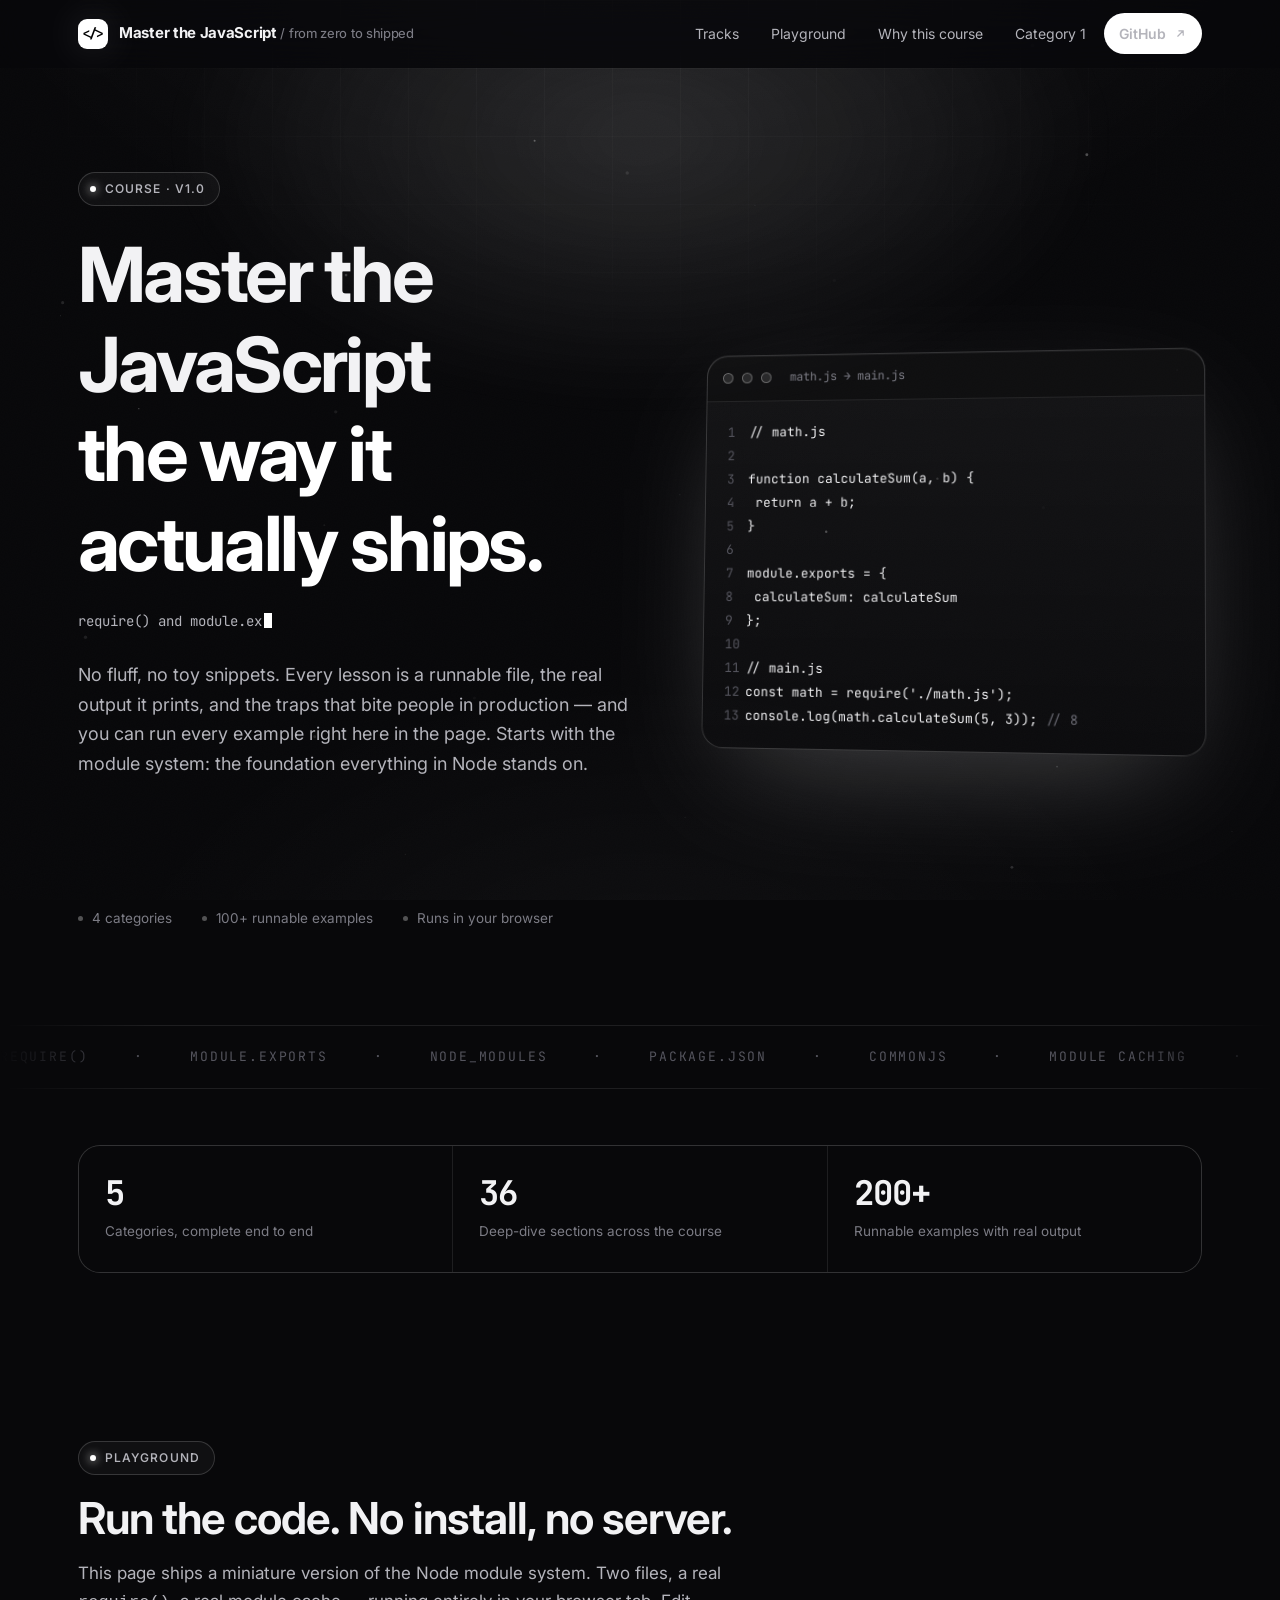
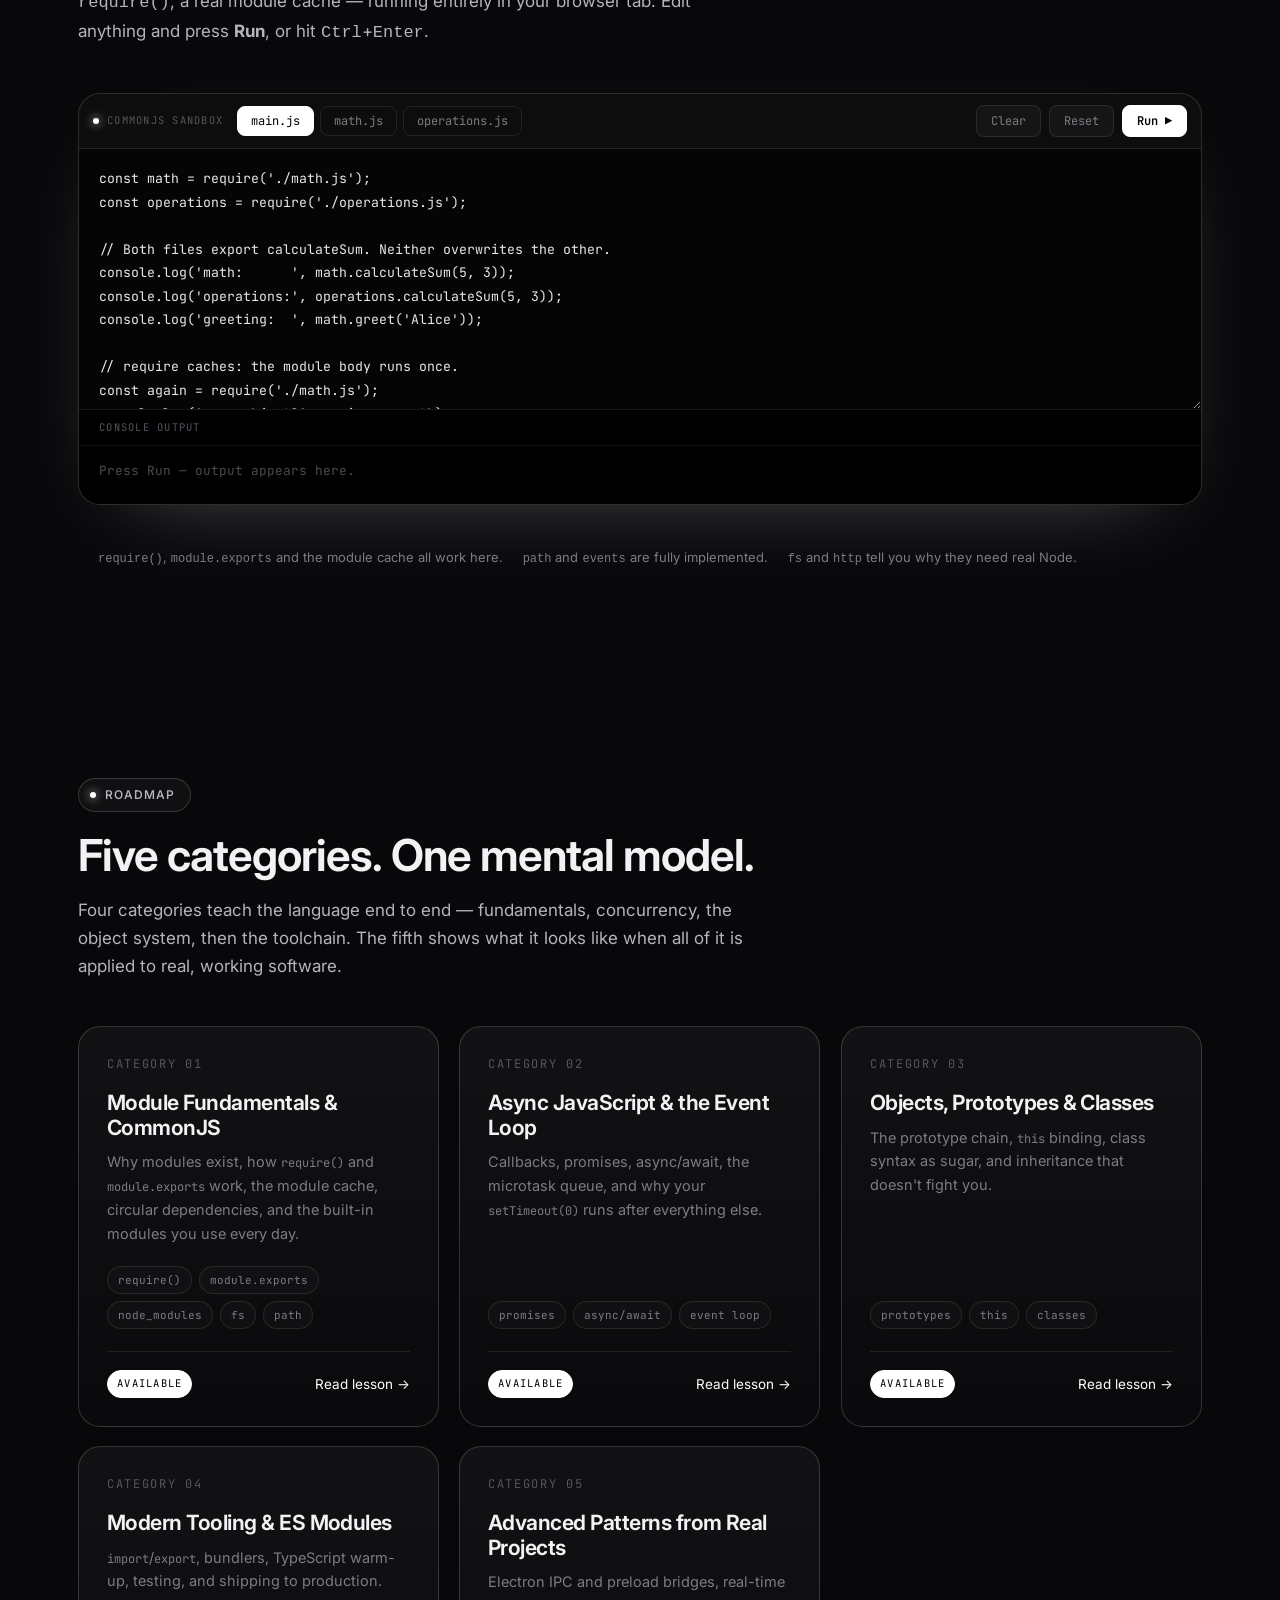
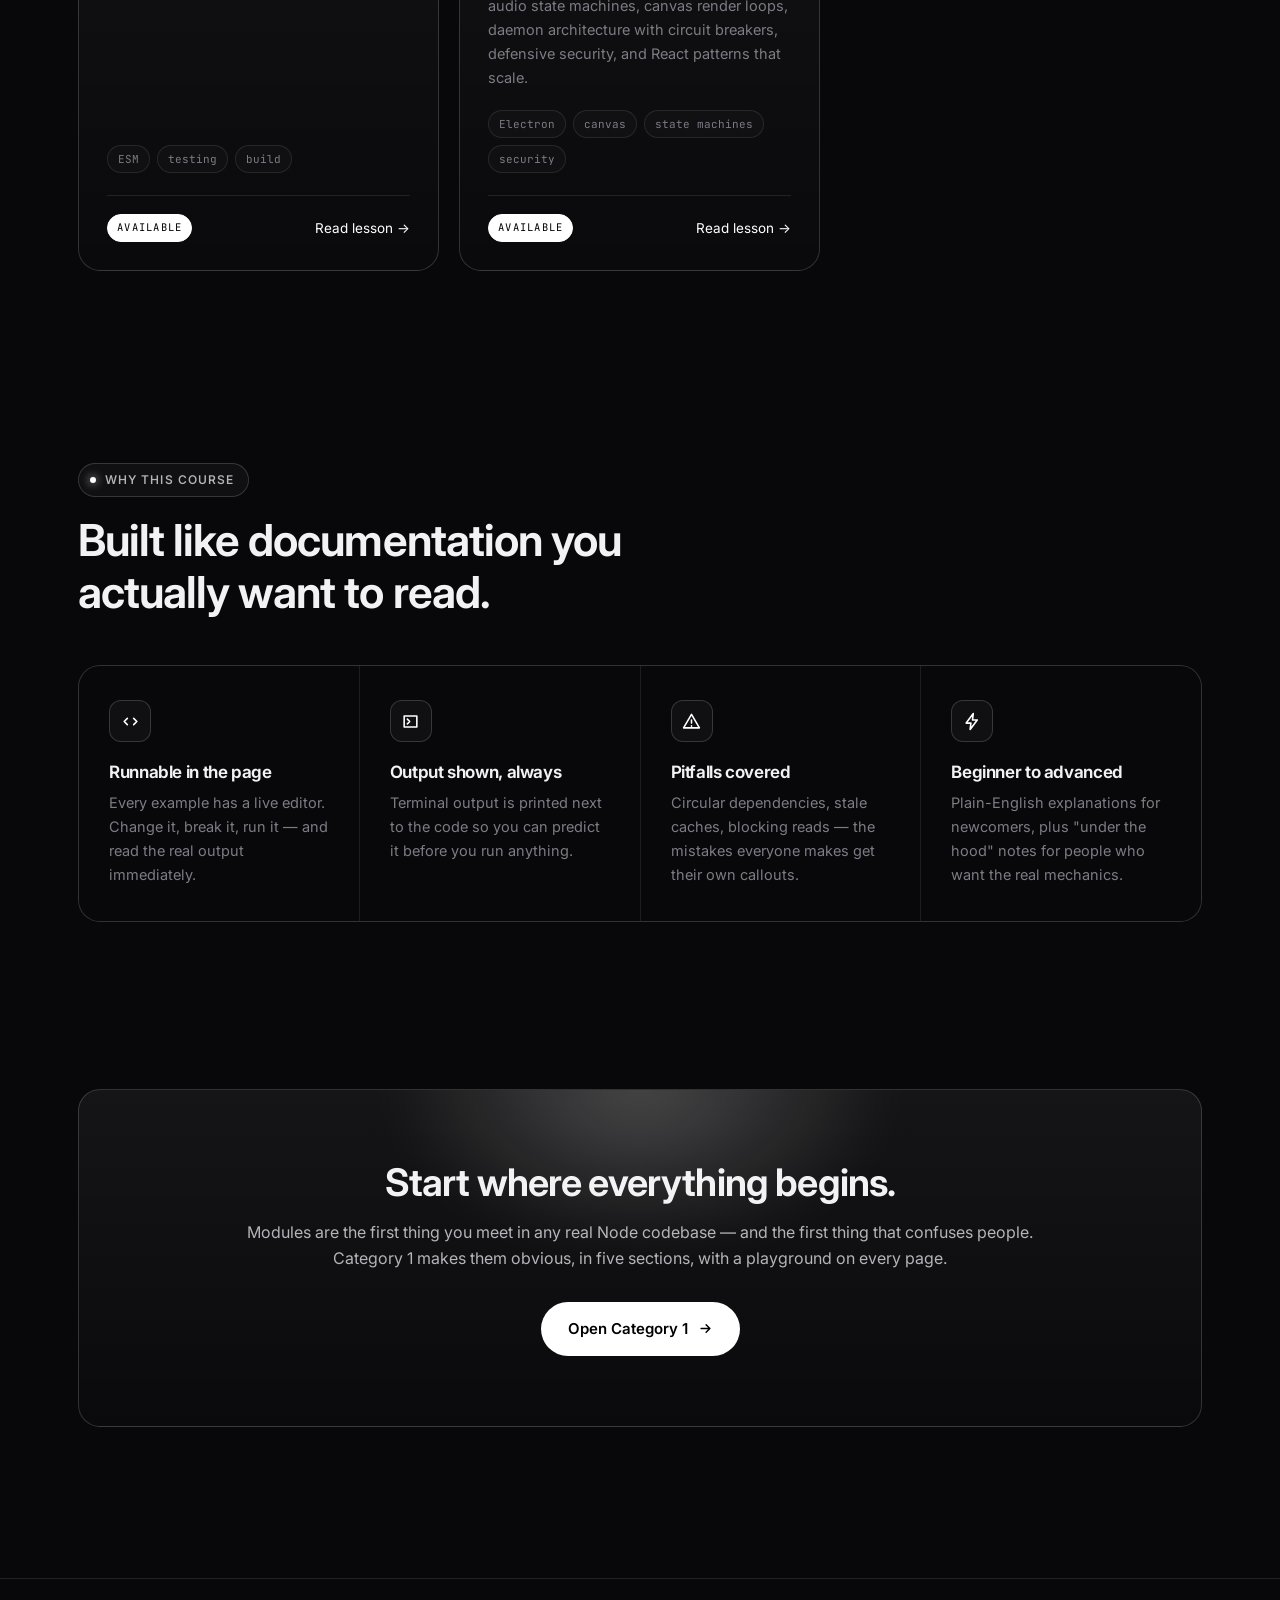
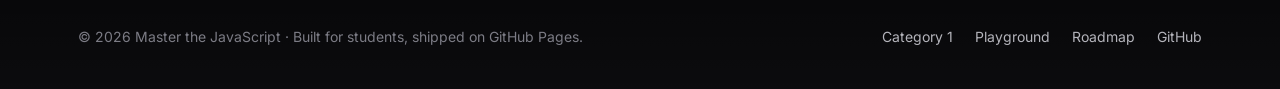
<file: index.html>
<!DOCTYPE html>
<html lang="en">
<head>
<meta charset="utf-8">
<meta name="viewport" content="width=device-width, initial-scale=1">
<!-- Google tag (gtag.js) -->
<script async src="https://www.googletagmanager.com/gtag/js?id=G-LRSH2RCNV8"></script>
<script>
  window.dataLayer = window.dataLayer || [];
  function gtag(){dataLayer.push(arguments);}
  gtag('js', new Date());

  gtag('config', 'G-LRSH2RCNV8');
</script>
<title>Master the JavaScript — From Zero to Shipped</title>
<meta name="description" content="A monochrome, example-driven JavaScript course you can run in the browser. Start with Module Fundamentals & CommonJS.">
<meta name="theme-color" content="#08080a">
<link rel="icon" href="assets/img/favicon.svg" type="image/svg+xml">
<link rel="preconnect" href="https://fonts.googleapis.com">
<link rel="preconnect" href="https://fonts.gstatic.com" crossorigin>
<link href="https://fonts.googleapis.com/css2?family=Inter:wght@400;450;550;600;650;700&family=JetBrains+Mono:wght@400;500;600;700&display=swap" rel="stylesheet">
<link rel="stylesheet" href="assets/css/style.css">
<link rel="stylesheet" href="assets/css/landing.css">
<link rel="stylesheet" href="assets/css/playground.css">
</head>
<body>

<a class="skip-link" href="#main">Skip to content</a>

<div class="progress-rail"><div class="progress-bar"></div></div>

<div class="bg-field" aria-hidden="true"></div>
<div class="bg-grid" aria-hidden="true"></div>
<div class="spotlight" aria-hidden="true"></div>
<canvas id="particles" aria-hidden="true"></canvas>

<header class="site-nav">
  <div class="nav-inner">
    <a class="brand" href="index.html">
      <span class="brand-mark">&lt;/&gt;</span>
      <span>Master the JavaScript <span class="brand-sub">/ from zero to shipped</span></span>
    </a>
    <nav class="nav-links" aria-label="Primary">
      <a href="#tracks">Tracks</a>
      <a href="#playground">Playground</a>
      <a href="#why">Why this course</a>
      <a href="lessons/01-module-fundamentals.html">Category 1</a>
      <a class="nav-cta" href="https://github.com/madhavabrightly/Master-the-javascript" target="_blank" rel="noopener">
        GitHub
        <svg width="13" height="13" viewBox="0 0 24 24" fill="none" stroke="currentColor" stroke-width="2.2" stroke-linecap="round" stroke-linejoin="round" aria-hidden="true"><path d="M7 17 17 7M9 7h8v8"/></svg>
      </a>
    </nav>
    <button class="nav-toggle" type="button" aria-label="Open menu" aria-expanded="false" aria-controls="mobile-menu">
      <svg width="18" height="18" viewBox="0 0 24 24" fill="none" stroke="currentColor" stroke-width="2" stroke-linecap="round" aria-hidden="true"><path d="M4 7h16M4 12h16M4 17h16"/></svg>
    </button>
  </div>
</header>

<div class="mobile-menu" id="mobile-menu">
  <a href="#tracks">Tracks</a>
  <a href="#playground">Playground</a>
  <a href="#why">Why this course</a>
  <a href="lessons/01-module-fundamentals.html">Category 1 — Modules &amp; CommonJS</a>
  <a href="https://github.com/madhavabrightly/Master-the-javascript" target="_blank" rel="noopener">GitHub</a>
</div>

<main id="main">
<div class="layer">

  <!-- ============================================================ HERO -->
  <section class="hero">
    <div class="hero-aurora" aria-hidden="true"></div>

    <div class="hero-inner">
      <div>
        <span class="eyebrow" data-reveal><span class="dot"></span> Course &middot; v1.0</span>

        <h1 data-reveal data-delay="60">
          <span class="line">Master the JavaScript</span>
          <span class="line sheen">the way it actually ships.</span>
        </h1>

        <p class="type-line" data-reveal data-delay="120"><span data-type="require() and module.exports|the module cache|node_modules resolution|circular dependencies">require() and module.exports</span><span class="caret" aria-hidden="true"></span></p>

        <p class="lede" data-reveal data-delay="160">
          No fluff, no toy snippets. Every lesson is a runnable file, the real output it prints,
          and the traps that bite people in production &mdash; and you can run every example
          right here in the page. Starts with the module system: the foundation everything in
          Node stands on.
        </p>

        <div class="hero-actions" data-reveal data-delay="220">
          <a class="btn btn-primary" href="lessons/01-module-fundamentals.html">
            Start Category 1
            <svg width="15" height="15" viewBox="0 0 24 24" fill="none" stroke="currentColor" stroke-width="2.4" stroke-linecap="round" stroke-linejoin="round" aria-hidden="true"><path d="M5 12h14M13 6l6 6-6 6"/></svg>
          </a>
          <a class="btn btn-ghost" href="#playground">Try the playground</a>
        </div>

        <div class="hero-meta" data-reveal data-delay="280">
          <span><i></i> 4 categories</span>
          <span><i></i> 100+ runnable examples</span>
          <span><i></i> Runs in your browser</span>
        </div>
      </div>

      <div data-reveal data-delay="180">
        <div class="code-panel">
          <div class="panel-bar">
            <span class="dot"></span><span class="dot"></span><span class="dot"></span>
            <span class="filename">math.js &rarr; main.js</span>
          </div>
          <div class="panel-body">
<div><span class="ln">1</span>// math.js</div>
<div><span class="ln">2</span></div>
<div><span class="ln">3</span>function calculateSum(a, b) {</div>
<div><span class="ln">4</span>  return a + b;</div>
<div><span class="ln">5</span>}</div>
<div><span class="ln">6</span></div>
<div><span class="ln">7</span>module.exports = {</div>
<div><span class="ln">8</span>  calculateSum: calculateSum</div>
<div><span class="ln">9</span>};</div>
<div><span class="ln">10</span></div>
<div><span class="ln">11</span>// main.js</div>
<div><span class="ln">12</span>const math = require('./math.js');</div>
<div><span class="ln">13</span>console.log(math.calculateSum(5, 3)); <span style="color:#6b6b74">// 8</span></div>
          </div>
        </div>
      </div>
    </div>
  </section>

  <!-- ========================================================= MARQUEE -->
  <div class="marquee" aria-hidden="true">
    <div class="marquee-track">
      <span>require()</span><span>&middot;</span><span>module.exports</span><span>&middot;</span>
      <span>node_modules</span><span>&middot;</span><span>package.json</span><span>&middot;</span>
      <span>CommonJS</span><span>&middot;</span><span>module caching</span><span>&middot;</span>
      <span>__dirname</span><span>&middot;</span><span>__filename</span><span>&middot;</span>
      <span>circular dependencies</span><span>&middot;</span><span>fs &middot; path &middot; events</span><span>&middot;</span>
      <span>require()</span><span>&middot;</span><span>module.exports</span><span>&middot;</span>
      <span>node_modules</span><span>&middot;</span><span>package.json</span><span>&middot;</span>
      <span>CommonJS</span><span>&middot;</span><span>module caching</span><span>&middot;</span>
      <span>__dirname</span><span>&middot;</span><span>__filename</span><span>&middot;</span>
      <span>circular dependencies</span><span>&middot;</span><span>fs &middot; path &middot; events</span><span>&middot;</span>
    </div>
  </div>

  <!-- =========================================================== STATS -->
  <section class="section-tight" style="padding-top:56px;">
    <div class="wrap">
      <div class="stats" data-reveal>
        <div class="stat">
          <div class="num"><span data-count="5">5</span></div>
          <div class="lbl">Categories, complete end to end</div>
        </div>
        <div class="stat">
          <div class="num"><span data-count="36">36</span></div>
          <div class="lbl">Deep-dive sections across the course</div>
        </div>
        <div class="stat">
          <div class="num"><span data-count="200" data-suffix="+">200+</span></div>
          <div class="lbl">Runnable examples with real output</div>
        </div>
      </div>
    </div>
  </section>

  <!-- ====================================================== PLAYGROUND -->
  <section class="section" id="playground">
    <div class="wrap">
      <div class="section-head" data-reveal>
        <span class="eyebrow"><span class="dot"></span> Playground</span>
        <h2>Run the code. No install, no server.</h2>
        <p>
          This page ships a miniature version of the Node module system. Two files, a real
          <code>require()</code>, a real module cache &mdash; running entirely in your browser tab.
          Edit anything and press <strong>Run</strong>, or hit <kbd>Ctrl</kbd>+<kbd>Enter</kbd>.
        </p>
      </div>

      <div data-reveal>
        <div class="playground" data-playground data-entry="main.js">
          <div class="pg-bar">
            <span class="pg-badge"><i></i> CommonJS sandbox</span>
            <div class="pg-tabs">
              <button class="pg-tab" type="button" data-file="main.js">main.js</button>
              <button class="pg-tab" type="button" data-file="math.js">math.js</button>
              <button class="pg-tab" type="button" data-file="operations.js">operations.js</button>
            </div>
            <div class="pg-actions">
              <button class="pg-btn pg-clear" type="button">Clear</button>
              <button class="pg-btn pg-reset" type="button">Reset</button>
              <button class="pg-btn pg-btn-run pg-run" type="button">Run &#9654;</button>
            </div>
          </div>

          <div class="pg-editors">
            <div class="pg-editor is-active" data-name="main.js">
              <textarea rows="9">const math = require('./math.js');
const operations = require('./operations.js');

// Both files export calculateSum. Neither overwrites the other.
console.log('math:      ', math.calculateSum(5, 3));
console.log('operations:', operations.calculateSum(5, 3));
console.log('greeting:  ', math.greet('Alice'));

// require caches: the module body runs once.
const again = require('./math.js');
console.log('same object?', again === math);</textarea>
            </div>

            <div class="pg-editor" data-name="math.js">
              <textarea rows="9">console.log('math.js is being loaded...');

function calculateSum(a, b) {
  return a + b;
}

function greet(name) {
  return `Hello, ${name}!`;
}

module.exports = { calculateSum, greet };</textarea>
            </div>

            <div class="pg-editor" data-name="operations.js">
              <textarea rows="9">// Same function name as math.js — and that is completely fine,
// because this file lives in its own scope.
function calculateSum(a, b) {
  return (a + b) * 2;
}

module.exports = { calculateSum };</textarea>
            </div>
          </div>

          <div class="pg-out-wrap">
            <div class="pg-out-label">console output</div>
            <div class="pg-out"></div>
          </div>
        </div>
      </div>

      <div class="pg-meta" data-reveal>
        <span><code>require()</code>, <code>module.exports</code> and the module cache all work here.</span>
        <span><code>path</code> and <code>events</code> are fully implemented.</span>
        <span><code>fs</code> and <code>http</code> tell you why they need real Node.</span>
      </div>
    </div>
  </section>

  <!-- ========================================================== TRACKS -->
  <section class="section" id="tracks">
    <div class="wrap">
      <div class="section-head" data-reveal>
        <span class="eyebrow"><span class="dot"></span> Roadmap</span>
        <h2>Five categories. One mental model.</h2>
        <p>Four categories teach the language end to end — fundamentals, concurrency, the object system, then the toolchain. The fifth shows what it looks like when all of it is applied to real, working software.</p>
      </div>

      <div class="track-grid">

        <a class="card track-card is-live" href="lessons/01-module-fundamentals.html" data-reveal>
          <div class="idx">CATEGORY 01</div>
          <h3>Module Fundamentals &amp; CommonJS</h3>
          <p>Why modules exist, how <code style="font-family:var(--font-mono);font-size:12px">require()</code> and <code style="font-family:var(--font-mono);font-size:12px">module.exports</code> work, the module cache, circular dependencies, and the built-in modules you use every day.</p>
          <div class="track-tags">
            <span class="tag">require()</span>
            <span class="tag">module.exports</span>
            <span class="tag">node_modules</span>
            <span class="tag">fs</span>
            <span class="tag">path</span>
          </div>
          <div class="track-foot">
            <span class="status-pill live">Available</span>
            <span>Read lesson <span class="arrow">&rarr;</span></span>
          </div>
        </a>

        <a class="card track-card is-live" href="lessons/02-async-and-the-event-loop.html" data-reveal data-delay="70">
          <div class="idx">CATEGORY 02</div>
          <h3>Async JavaScript &amp; the Event Loop</h3>
          <p>Callbacks, promises, async/await, the microtask queue, and why your <code style="font-family:var(--font-mono);font-size:12px">setTimeout(0)</code> runs after everything else.</p>
          <div class="track-tags">
            <span class="tag">promises</span>
            <span class="tag">async/await</span>
            <span class="tag">event loop</span>
          </div>
          <div class="track-foot">
            <span class="status-pill live">Available</span>
            <span>Read lesson <span class="arrow">&rarr;</span></span>
          </div>
        </a>

        <a class="card track-card is-live" href="lessons/03-objects-prototypes-classes.html" data-reveal data-delay="140">
          <div class="idx">CATEGORY 03</div>
          <h3>Objects, Prototypes &amp; Classes</h3>
          <p>The prototype chain, <code style="font-family:var(--font-mono);font-size:12px">this</code> binding, class syntax as sugar, and inheritance that doesn't fight you.</p>
          <div class="track-tags">
            <span class="tag">prototypes</span>
            <span class="tag">this</span>
            <span class="tag">classes</span>
          </div>
          <div class="track-foot">
            <span class="status-pill live">Available</span>
            <span>Read lesson <span class="arrow">&rarr;</span></span>
          </div>
        </a>

        <a class="card track-card is-live" href="lessons/04-modern-tooling-and-esm.html" data-reveal data-delay="210">
          <div class="idx">CATEGORY 04</div>
          <h3>Modern Tooling &amp; ES Modules</h3>
          <p><code style="font-family:var(--font-mono);font-size:12px">import</code>/<code style="font-family:var(--font-mono);font-size:12px">export</code>, bundlers, TypeScript warm-up, testing, and shipping to production.</p>
          <div class="track-tags">
            <span class="tag">ESM</span>
            <span class="tag">testing</span>
            <span class="tag">build</span>
          </div>
          <div class="track-foot">
            <span class="status-pill live">Available</span>
            <span>Read lesson <span class="arrow">&rarr;</span></span>
          </div>
        </a>

        <a class="card track-card is-live" href="lessons/05-advanced-patterns.html" data-reveal data-delay="280">
          <div class="idx">CATEGORY 05</div>
          <h3>Advanced Patterns from Real Projects</h3>
          <p>Electron IPC and preload bridges, real-time audio state machines, canvas render loops, daemon architecture with circuit breakers, defensive security, and React patterns that scale.</p>
          <div class="track-tags">
            <span class="tag">Electron</span>
            <span class="tag">canvas</span>
            <span class="tag">state machines</span>
            <span class="tag">security</span>
          </div>
          <div class="track-foot">
            <span class="status-pill live">Available</span>
            <span>Read lesson <span class="arrow">&rarr;</span></span>
          </div>
        </a>

      </div>
    </div>
  </section>

  <!-- ============================================================= WHY -->
  <section class="section" id="why">
    <div class="wrap">
      <div class="section-head" data-reveal>
        <span class="eyebrow"><span class="dot"></span> Why this course</span>
        <h2>Built like documentation you actually want to read.</h2>
      </div>

      <div class="feature-grid" data-reveal>
        <div class="feature">
          <div class="ico" aria-hidden="true">
            <svg width="19" height="19" viewBox="0 0 24 24" fill="none" stroke="currentColor" stroke-width="2" stroke-linecap="round" stroke-linejoin="round"><path d="m8 8-4 4 4 4M16 8l4 4-4 4"/></svg>
          </div>
          <h3>Runnable in the page</h3>
          <p>Every example has a live editor. Change it, break it, run it &mdash; and read the real output immediately.</p>
        </div>
        <div class="feature">
          <div class="ico" aria-hidden="true">
            <svg width="19" height="19" viewBox="0 0 24 24" fill="none" stroke="currentColor" stroke-width="2" stroke-linecap="round" stroke-linejoin="round"><path d="M4 5h16v14H4z"/><path d="m8 9 3 3-3 3"/></svg>
          </div>
          <h3>Output shown, always</h3>
          <p>Terminal output is printed next to the code so you can predict it before you run anything.</p>
        </div>
        <div class="feature">
          <div class="ico" aria-hidden="true">
            <svg width="19" height="19" viewBox="0 0 24 24" fill="none" stroke="currentColor" stroke-width="2" stroke-linecap="round" stroke-linejoin="round"><path d="M12 3 2 20h20L12 3z"/><path d="M12 10v4M12 17.5v.5"/></svg>
          </div>
          <h3>Pitfalls covered</h3>
          <p>Circular dependencies, stale caches, blocking reads — the mistakes everyone makes get their own callouts.</p>
        </div>
        <div class="feature">
          <div class="ico" aria-hidden="true">
            <svg width="19" height="19" viewBox="0 0 24 24" fill="none" stroke="currentColor" stroke-width="2" stroke-linecap="round" stroke-linejoin="round"><path d="M13 2 4 14h6l-1 8 9-12h-6l1-8z"/></svg>
          </div>
          <h3>Beginner to advanced</h3>
          <p>Plain-English explanations for newcomers, plus "under the hood" notes for people who want the real mechanics.</p>
        </div>
      </div>
    </div>
  </section>

  <!-- ============================================================= CTA -->
  <section class="section-tight" style="padding-bottom:40px;">
    <div class="wrap">
      <div class="cta-band" data-reveal>
        <h2>Start where everything begins.</h2>
        <p>Modules are the first thing you meet in any real Node codebase — and the first thing that confuses people. Category 1 makes them obvious, in five sections, with a playground on every page.</p>
        <a class="btn btn-primary" href="lessons/01-module-fundamentals.html">
          Open Category 1
          <svg width="15" height="15" viewBox="0 0 24 24" fill="none" stroke="currentColor" stroke-width="2.4" stroke-linecap="round" stroke-linejoin="round" aria-hidden="true"><path d="M5 12h14M13 6l6 6-6 6"/></svg>
        </a>
      </div>
    </div>
  </section>

</div>
</main>

<footer class="site-footer">
  <div class="footer-inner">
    <span>&copy; <span data-year>2026</span> Master the JavaScript &middot; Built for students, shipped on GitHub Pages.</span>
    <nav class="footer-links" aria-label="Footer">
      <a href="lessons/01-module-fundamentals.html">Category 1</a>
      <a href="#playground">Playground</a>
      <a href="#tracks">Roadmap</a>
      <a href="https://github.com/madhavabrightly/Master-the-javascript" target="_blank" rel="noopener">GitHub</a>
    </nav>
  </div>
</footer>

<script src="assets/js/theme.js"></script>
<script src="assets/js/playground.js"></script>
</body>
</html>
</file>
<file: assets/css/style.css>
/* ==========================================================================
   JS: FROM ZERO TO SHIPPED — Core Design System
   Monochrome. High contrast. Deliberately quiet, except where it isn't.
   ========================================================================== */

:root {
  /* Surfaces */
  --bg:            #08080a;
  --bg-elevated:   #0e0e11;
  --bg-deep:       #050506;

  /* Ink */
  --white:         #ffffff;
  --text:          #f2f2f4;
  --text-soft:     #b4b4bb;
  --text-dim:      #7c7c85;
  --text-faint:    #55555e;

  /* Lines */
  --line:          rgba(255, 255, 255, 0.09);
  --line-mid:      rgba(255, 255, 255, 0.16);
  --line-strong:   rgba(255, 255, 255, 0.30);

  /* Washes */
  --wash:          rgba(255, 255, 255, 0.035);
  --wash-hover:    rgba(255, 255, 255, 0.07);

  /* Glow — the "white effect" */
  --glow-soft:     0 0 0 1px rgba(255, 255, 255, 0.08), 0 18px 60px -20px rgba(255, 255, 255, 0.16);
  --glow-hard:     0 0 40px -6px rgba(255, 255, 255, 0.35);
  --glow-text:     0 0 28px rgba(255, 255, 255, 0.45);

  /* Metrics */
  --maxw:          1180px;
  --radius-sm:     8px;
  --radius:        14px;
  --radius-lg:     22px;

  /* Type */
  --font-sans: "Inter", -apple-system, BlinkMacSystemFont, "Segoe UI", Roboto, sans-serif;
  --font-mono: "JetBrains Mono", "SFMono-Regular", ui-monospace, Menlo, Consolas, monospace;

  /* Motion */
  --ease: cubic-bezier(0.22, 1, 0.36, 1);
  --dur: 0.55s;

  --nav-h: 68px;
}

/* --------------------------------------------------------------- Reset --- */

*, *::before, *::after { box-sizing: border-box; }

html {
  scroll-behavior: smooth;
  scroll-padding-top: calc(var(--nav-h) + 24px);
  -webkit-text-size-adjust: 100%;
}

body {
  margin: 0;
  background: var(--bg);
  color: var(--text);
  font-family: var(--font-sans);
  font-size: 16px;
  line-height: 1.65;
  font-feature-settings: "kern" 1, "liga" 1, "calt" 1;
  -webkit-font-smoothing: antialiased;
  -moz-osx-font-smoothing: grayscale;
  overflow-x: hidden;
}

h1, h2, h3, h4 { line-height: 1.18; letter-spacing: -0.022em; font-weight: 650; margin: 0; }
p { margin: 0; }
img { max-width: 100%; display: block; }
a { color: inherit; text-decoration: none; }
button { font-family: inherit; }

::selection { background: var(--white); color: #000; }

/* Scrollbar — thin and monochrome */
::-webkit-scrollbar { width: 10px; height: 10px; }
::-webkit-scrollbar-track { background: var(--bg); }
::-webkit-scrollbar-thumb {
  background: rgba(255, 255, 255, 0.14);
  border-radius: 99px;
  border: 3px solid var(--bg);
}
::-webkit-scrollbar-thumb:hover { background: rgba(255, 255, 255, 0.28); }

/* ------------------------------------------------------- Ambient layer --- */

/* Grain + vignette + drift, sits behind everything, never intercepts input */
.bg-field {
  position: fixed;
  inset: 0;
  z-index: 0;
  pointer-events: none;
  overflow: hidden;
}

.bg-field::before {
  /* Fine film grain */
  content: "";
  position: absolute;
  inset: -50%;
  background-image: url("data:image/svg+xml,%3Csvg xmlns='http://www.w3.org/2000/svg' width='140' height='140'%3E%3Cfilter id='n'%3E%3CfeTurbulence type='fractalNoise' baseFrequency='0.85' numOctaves='3' stitchTiles='stitch'/%3E%3C/filter%3E%3Crect width='140' height='140' filter='url(%23n)' opacity='0.5'/%3E%3C/svg%3E");
  opacity: 0.035;
  animation: grain 7s steps(6) infinite;
}

.bg-field::after {
  /* Vignette so edges fall away */
  content: "";
  position: absolute;
  inset: 0;
  background: radial-gradient(ellipse 90% 70% at 50% -10%, rgba(255,255,255,0.055), transparent 60%),
              radial-gradient(ellipse 60% 50% at 50% 110%, rgba(255,255,255,0.03), transparent 70%);
}

@keyframes grain {
  0%, 100% { transform: translate(0, 0); }
  20%      { transform: translate(-6%, 4%); }
  40%      { transform: translate(4%, -6%); }
  60%      { transform: translate(-3%, -3%); }
  80%      { transform: translate(5%, 5%); }
}

/* Grid overlay — subtle blueprint feel */
.bg-grid {
  position: fixed;
  inset: 0;
  z-index: 0;
  pointer-events: none;
  background-image:
    linear-gradient(rgba(255,255,255,0.028) 1px, transparent 1px),
    linear-gradient(90deg, rgba(255,255,255,0.028) 1px, transparent 1px);
  background-size: 68px 68px;
  mask-image: radial-gradient(ellipse 80% 60% at 50% 0%, #000 10%, transparent 75%);
  -webkit-mask-image: radial-gradient(ellipse 80% 60% at 50% 0%, #000 10%, transparent 75%);
}

/* Cursor spotlight — pointer events add light */
.spotlight {
  position: fixed;
  top: 0; left: 0;
  width: 620px; height: 620px;
  margin: -310px 0 0 -310px;
  z-index: 0;
  pointer-events: none;
  border-radius: 50%;
  background: radial-gradient(circle, rgba(255,255,255,0.075) 0%, rgba(255,255,255,0.028) 32%, transparent 62%);
  opacity: 0;
  transition: opacity 0.5s ease;
  will-change: transform;
}
body.pointer-active .spotlight { opacity: 1; }

/* Particle canvas */
#particles {
  position: fixed;
  inset: 0;
  z-index: 0;
  pointer-events: none;
}

.layer { position: relative; z-index: 1; }

/* ------------------------------------------------------------- Scrollbar */
.progress-rail {
  position: fixed;
  top: 0; left: 0; right: 0;
  height: 2px;
  z-index: 120;
  background: transparent;
}
.progress-bar {
  height: 100%;
  width: 0%;
  background: linear-gradient(90deg, rgba(255,255,255,0.35), var(--white));
  box-shadow: 0 0 12px rgba(255,255,255,0.7);
  transition: width 0.1s linear;
}

/* ------------------------------------------------------------------ Nav --- */

.site-nav {
  position: sticky;
  top: 0;
  z-index: 100;
  height: var(--nav-h);
  display: flex;
  align-items: center;
  background: rgba(8, 8, 10, 0.62);
  backdrop-filter: blur(18px) saturate(140%);
  -webkit-backdrop-filter: blur(18px) saturate(140%);
  border-bottom: 1px solid transparent;
  transition: border-color 0.35s ease, background 0.35s ease;
}
.site-nav.is-stuck {
  border-bottom-color: var(--line);
  background: rgba(8, 8, 10, 0.86);
}

.nav-inner {
  width: 100%;
  max-width: var(--maxw);
  margin: 0 auto;
  padding: 0 28px;
  display: flex;
  align-items: center;
  gap: 28px;
}

.brand {
  display: inline-flex;
  align-items: center;
  gap: 11px;
  font-weight: 700;
  letter-spacing: -0.02em;
  font-size: 15px;
  white-space: nowrap;
}
.brand-mark {
  width: 30px; height: 30px;
  flex: none;
  display: grid;
  place-items: center;
  border-radius: 9px;
  background: var(--white);
  color: #000;
  font-family: var(--font-mono);
  font-size: 13px;
  font-weight: 700;
  box-shadow: var(--glow-hard);
}
.brand-sub {
  color: var(--text-dim);
  font-weight: 450;
  font-size: 13px;
}

.nav-links {
  display: flex;
  align-items: center;
  gap: 4px;
  margin-left: auto;
}
.nav-links a {
  padding: 8px 14px;
  border-radius: 99px;
  font-size: 14px;
  color: var(--text-soft);
  transition: color 0.2s ease, background 0.2s ease;
}
.nav-links a:hover { color: var(--white); background: var(--wash); }
.nav-links a.is-active { color: var(--white); background: var(--wash); }

.nav-cta {
  display: inline-flex;
  align-items: center;
  gap: 8px;
  padding: 9px 18px;
  border-radius: 99px;
  border: 1px solid var(--line-strong);
  background: var(--white);
  color: #000;
  font-size: 14px;
  font-weight: 600;
  transition: transform 0.25s var(--ease), box-shadow 0.25s ease;
}
.nav-cta:hover { transform: translateY(-1px); box-shadow: var(--glow-hard); }

.nav-toggle {
  display: none;
  margin-left: auto;
  width: 42px; height: 42px;
  border: 1px solid var(--line-mid);
  border-radius: 11px;
  background: var(--wash);
  color: var(--white);
  cursor: pointer;
  place-items: center;
}

/* Hidden everywhere; the small-screen block below turns it into a drawer. */
.mobile-menu { display: none; }

/* -------------------------------------------------------------- Buttons --- */

.btn {
  display: inline-flex;
  align-items: center;
  justify-content: center;
  gap: 10px;
  padding: 14px 26px;
  border-radius: 99px;
  font-size: 15px;
  font-weight: 600;
  border: 1px solid transparent;
  cursor: pointer;
  transition: transform 0.3s var(--ease), box-shadow 0.3s ease, background 0.3s ease, color 0.3s ease;
}
.btn-primary {
  background: var(--white);
  color: #000;
}
.btn-primary:hover { transform: translateY(-2px); box-shadow: 0 0 46px -6px rgba(255,255,255,0.5); }
.btn-ghost {
  background: transparent;
  color: var(--text);
  border-color: var(--line-mid);
}
.btn-ghost:hover { background: var(--wash-hover); border-color: var(--line-strong); transform: translateY(-2px); }

/* ---------------------------------------------------------------- Cards --- */

.card {
  position: relative;
  border: 1px solid var(--line);
  border-radius: var(--radius-lg);
  background: linear-gradient(180deg, rgba(255,255,255,0.045), rgba(255,255,255,0.012));
  overflow: hidden;
  transition: transform 0.45s var(--ease), border-color 0.35s ease, box-shadow 0.45s ease;
}
.card::after {
  /* top hairline sheen */
  content: "";
  position: absolute;
  top: 0; left: 12%; right: 12%;
  height: 1px;
  background: linear-gradient(90deg, transparent, rgba(255,255,255,0.5), transparent);
  opacity: 0;
  transition: opacity 0.4s ease;
}
.card:hover {
  transform: translateY(-5px);
  border-color: var(--line-strong);
  box-shadow: var(--glow-soft);
}
.card:hover::after { opacity: 1; }

/* --------------------------------------------------------------- Eyebrow --- */

.eyebrow {
  display: inline-flex;
  align-items: center;
  gap: 9px;
  padding: 6px 14px 6px 11px;
  border: 1px solid var(--line-mid);
  border-radius: 99px;
  background: var(--wash);
  font-size: 12px;
  font-weight: 550;
  letter-spacing: 0.09em;
  text-transform: uppercase;
  color: var(--text-soft);
}
.eyebrow .dot {
  width: 6px; height: 6px;
  border-radius: 50%;
  background: var(--white);
  box-shadow: 0 0 10px rgba(255,255,255,0.9);
  animation: pulse 2.4s ease-in-out infinite;
}
@keyframes pulse {
  0%, 100% { opacity: 1; transform: scale(1); }
  50%      { opacity: 0.35; transform: scale(0.75); }
}

/* ------------------------------------------------------- Section headings --- */

.section-head { max-width: 680px; margin-bottom: 46px; }
.section-head h2 {
  font-size: clamp(28px, 4vw, 44px);
  margin: 18px 0 14px;
}
.section-head p { color: var(--text-soft); font-size: 17px; }

/* ------------------------------------------------------ Reveal on scroll --- */

[data-reveal] {
  opacity: 0;
  transform: translateY(26px);
  transition: opacity 0.85s var(--ease), transform 0.85s var(--ease);
  will-change: opacity, transform;
}
[data-reveal].is-in { opacity: 1; transform: none; }

/* ------------------------------------------------------------ Text glow --- */

.glow-text {
  text-shadow: var(--glow-text);
}
.outline-text {
  color: transparent;
  -webkit-text-stroke: 1px rgba(255, 255, 255, 0.42);
}

/* --------------------------------------------------------------- Footer --- */

.site-footer {
  position: relative;
  z-index: 1;
  margin-top: 110px;
  border-top: 1px solid var(--line);
  background: linear-gradient(180deg, transparent, rgba(255,255,255,0.02));
}
.footer-inner {
  max-width: var(--maxw);
  margin: 0 auto;
  padding: 46px 28px;
  display: flex;
  flex-wrap: wrap;
  gap: 22px;
  align-items: center;
  justify-content: space-between;
  font-size: 14px;
  color: var(--text-dim);
}
.footer-links { display: flex; gap: 22px; flex-wrap: wrap; }
.footer-links a { color: var(--text-soft); transition: color 0.2s ease; }
.footer-links a:hover { color: var(--white); }

/* --------------------------------------------------------------- Utility --- */

.wrap { max-width: var(--maxw); margin: 0 auto; padding: 0 28px; }
.mono { font-family: var(--font-mono); }
.sr-only {
  position: absolute; width: 1px; height: 1px;
  padding: 0; margin: -1px; overflow: hidden;
  clip: rect(0 0 0 0); white-space: nowrap; border: 0;
}
.skip-link {
  position: absolute;
  left: 50%; top: -60px;
  transform: translateX(-50%);
  z-index: 200;
  padding: 10px 20px;
  background: var(--white);
  color: #000;
  border-radius: 0 0 10px 10px;
  font-weight: 600;
  transition: top 0.25s ease;
}
.skip-link:focus { top: 0; }

/* ------------------------------------------------------------ Responsive --- */

@media (max-width: 860px) {
  .nav-links, .nav-cta { display: none; }
  .nav-toggle { display: grid; }
  /* The brand is nowrap; dropping the tagline keeps the toggle on screen. */
  .brand-sub { display: none; }
  .wrap, .nav-inner, .footer-inner { padding-left: 20px; padding-right: 20px; }

  .mobile-menu {
    position: fixed;
    inset: var(--nav-h) 0 auto 0;
    z-index: 99;
    background: rgba(8, 8, 10, 0.97);
    backdrop-filter: blur(20px);
    border-bottom: 1px solid var(--line);
    padding: 14px 20px 22px;
    display: none;
    flex-direction: column;
    gap: 2px;
  }
  .mobile-menu.is-open { display: flex; }
  .mobile-menu a {
    padding: 13px 4px;
    font-size: 16px;
    color: var(--text-soft);
    border-bottom: 1px solid var(--line);
  }
  .mobile-menu a:last-child { border-bottom: 0; }
}

@media (prefers-reduced-motion: reduce) {
  html { scroll-behavior: auto; }
  *, *::before, *::after {
    animation-duration: 0.001ms !important;
    animation-iteration-count: 1 !important;
    transition-duration: 0.001ms !important;
  }
  [data-reveal] { opacity: 1; transform: none; }
  .spotlight, #particles, .bg-field::before { display: none; }
}
</file>
<file: assets/css/landing.css>
/* ==========================================================================
   Landing page
   ========================================================================== */

/* ------------------------------------------------------------------ Hero --- */

.hero {
  position: relative;
  padding: 104px 0 96px;
  overflow: hidden;
}

/* Sweeping sweep of light behind the headline */
.hero-aurora {
  position: absolute;
  top: -240px;
  left: 50%;
  transform: translateX(-50%);
  width: 1100px;
  height: 620px;
  pointer-events: none;
  background: radial-gradient(ellipse at center, rgba(255,255,255,0.16), transparent 62%);
  filter: blur(28px);
  animation: aurora 11s ease-in-out infinite;
  opacity: 0.75;
}
@keyframes aurora {
  0%, 100% { transform: translateX(-50%) scale(1); opacity: 0.6; }
  50%      { transform: translateX(-50%) scale(1.14); opacity: 0.95; }
}

.hero-inner {
  position: relative;
  z-index: 1;
  max-width: var(--maxw);
  margin: 0 auto;
  padding: 0 28px;
  display: grid;
  grid-template-columns: 1.05fr 0.95fr;
  gap: 60px;
  align-items: center;
}

/* Grid items default to min-width:auto, so a wide child (the code panel) would
   stretch the track past the viewport on small screens. */
.hero-inner > * { min-width: 0; }

.hero h1 {
  font-size: clamp(40px, 6.4vw, 76px);
  font-weight: 700;
  letter-spacing: -0.035em;
  margin: 24px 0 22px;
}
.hero h1 .line { display: block; }

/* Animated gradient sheen across the primary line */
.sheen {
  background: linear-gradient(100deg, #ffffff 0%, #ffffff 38%, #6e6e78 52%, #ffffff 66%, #ffffff 100%);
  background-size: 260% 100%;
  -webkit-background-clip: text;
  background-clip: text;
  color: transparent;
  animation: sheen 6.5s linear infinite;
}
@keyframes sheen {
  0%   { background-position: 160% 0; }
  100% { background-position: -60% 0; }
}

.hero p.lede {
  font-size: 18px;
  color: var(--text-soft);
  max-width: 34em;
  margin-bottom: 34px;
}

.hero-actions { display: flex; flex-wrap: wrap; gap: 14px; margin-bottom: 40px; }

.hero-meta {
  display: flex;
  flex-wrap: wrap;
  gap: 10px 30px;
  font-size: 13.5px;
  color: var(--text-dim);
}
.hero-meta span { display: inline-flex; align-items: center; gap: 9px; }
.hero-meta i {
  width: 5px; height: 5px; border-radius: 50%;
  background: var(--line-strong);
  display: inline-block;
}

/* Typing line */
.type-line {
  font-family: var(--font-mono);
  font-size: 14px;
  color: var(--text-soft);
  min-height: 22px;
  margin-bottom: 26px;
}
.type-line .caret {
  display: inline-block;
  width: 8px;
  height: 15px;
  margin-left: 2px;
  background: var(--white);
  vertical-align: -2px;
  animation: blink 1.05s steps(2) infinite;
}
@keyframes blink { 0%, 100% { opacity: 1; } 50% { opacity: 0; } }

/* ------------------------------------------------------- Hero code panel --- */

.code-panel {
  border: 1px solid var(--line-mid);
  border-radius: var(--radius-lg);
  background: linear-gradient(180deg, rgba(255,255,255,0.05), rgba(255,255,255,0.015));
  box-shadow: 0 40px 120px -40px rgba(255,255,255,0.28), inset 0 1px 0 rgba(255,255,255,0.07);
  overflow: hidden;
  transform: perspective(1400px) rotateY(-7deg) rotateX(3deg);
  transition: transform 0.7s var(--ease);
}
.code-panel:hover { transform: perspective(1400px) rotateY(0) rotateX(0) translateY(-4px); }

.panel-bar {
  display: flex;
  align-items: center;
  gap: 9px;
  padding: 13px 16px;
  border-bottom: 1px solid var(--line);
  background: rgba(0,0,0,0.28);
}
.panel-bar .dot {
  width: 11px; height: 11px;
  border-radius: 50%;
  border: 1px solid var(--line-strong);
  background: rgba(255,255,255,0.1);
}
.panel-bar .filename {
  margin-left: 10px;
  font-family: var(--font-mono);
  font-size: 12px;
  color: var(--text-dim);
}
.panel-body {
  padding: 20px 22px;
  font-family: var(--font-mono);
  font-size: 13px;
  line-height: 1.85;
  overflow-x: auto;
}
.panel-body .ln { color: var(--text-faint); user-select: none; display: inline-block; width: 22px; }

/* --------------------------------------------------------------- Marquee --- */

.marquee {
  position: relative;
  border-top: 1px solid var(--line);
  border-bottom: 1px solid var(--line);
  padding: 20px 0;
  overflow: hidden;
  -webkit-mask-image: linear-gradient(90deg, transparent, #000 12%, #000 88%, transparent);
  mask-image: linear-gradient(90deg, transparent, #000 12%, #000 88%, transparent);
}
.marquee-track {
  display: flex;
  gap: 46px;
  width: max-content;
  animation: slide 34s linear infinite;
}
.marquee:hover .marquee-track { animation-play-state: paused; }
.marquee span {
  font-family: var(--font-mono);
  font-size: 13px;
  letter-spacing: 0.14em;
  text-transform: uppercase;
  color: var(--text-faint);
  white-space: nowrap;
}
@keyframes slide { to { transform: translateX(-50%); } }

/* ---------------------------------------------------------------- Sections --- */

.section { padding: 96px 0; }
.section-tight { padding: 72px 0; }

/* ----------------------------------------------------------- Stat strip --- */

.stats {
  display: grid;
  grid-template-columns: repeat(3, 1fr);
  gap: 1px;
  background: var(--line);
  border: 1px solid var(--line);
  border-radius: var(--radius-lg);
  overflow: hidden;
}
.stat {
  background: var(--bg);
  padding: 30px 26px;
  transition: background 0.35s ease;
}
.stat:hover { background: rgba(255,255,255,0.03); }
.stat .num {
  font-family: var(--font-mono);
  font-size: 34px;
  font-weight: 700;
  letter-spacing: -0.03em;
  line-height: 1;
  margin-bottom: 10px;
}
.stat .lbl { font-size: 13.5px; color: var(--text-dim); }

/* ------------------------------------------------------------ Track cards --- */

.track-grid {
  display: grid;
  grid-template-columns: repeat(auto-fill, minmax(310px, 1fr));
  gap: 20px;
}

.track-card {
  display: flex;
  flex-direction: column;
  padding: 28px;
  min-height: 268px;
}
.track-card .idx {
  font-family: var(--font-mono);
  font-size: 12px;
  color: var(--text-faint);
  letter-spacing: 0.14em;
}
.track-card h3 {
  font-size: 21px;
  margin: 16px 0 10px;
  letter-spacing: -0.025em;
}
.track-card p {
  color: var(--text-dim);
  font-size: 14.5px;
  flex: 1;
}
.track-tags {
  display: flex;
  flex-wrap: wrap;
  gap: 7px;
  margin: 20px 0 22px;
}
.tag {
  font-family: var(--font-mono);
  font-size: 11px;
  padding: 4px 10px;
  border: 1px solid var(--line);
  border-radius: 99px;
  color: var(--text-dim);
  background: rgba(255,255,255,0.02);
}
.track-foot {
  display: flex;
  align-items: center;
  justify-content: space-between;
  padding-top: 18px;
  border-top: 1px solid var(--line);
  font-size: 13.5px;
  color: var(--text-soft);
}
.track-card.is-live .track-foot { color: var(--white); }
.track-card.is-live { border-color: var(--line-mid); }
.arrow {
  display: inline-block;
  transition: transform 0.35s var(--ease);
}
.track-card.is-live:hover .arrow { transform: translateX(6px); }

.status-pill {
  font-family: var(--font-mono);
  font-size: 10.5px;
  letter-spacing: 0.12em;
  text-transform: uppercase;
  padding: 4px 9px;
  border-radius: 99px;
  border: 1px solid var(--line-mid);
  color: var(--text-dim);
}
.status-pill.live {
  background: var(--white);
  color: #000;
  border-color: var(--white);
}
.track-card.is-soon { opacity: 0.62; }
.track-card.is-soon:hover { transform: none; box-shadow: none; border-color: var(--line); }

/* ---------------------------------------------------------- Feature rows --- */

.feature-grid {
  display: grid;
  grid-template-columns: repeat(auto-fit, minmax(250px, 1fr));
  gap: 1px;
  background: var(--line);
  border: 1px solid var(--line);
  border-radius: var(--radius-lg);
  overflow: hidden;
}
.feature {
  background: var(--bg);
  padding: 34px 30px;
  transition: background 0.35s ease;
}
.feature:hover { background: rgba(255,255,255,0.032); }
.feature .ico {
  width: 42px; height: 42px;
  display: grid;
  place-items: center;
  border-radius: 12px;
  border: 1px solid var(--line-mid);
  background: var(--wash);
  margin-bottom: 20px;
  color: var(--white);
}
.feature h3 { font-size: 17px; margin-bottom: 9px; }
.feature p { font-size: 14.5px; color: var(--text-dim); }

/* --------------------------------------------------------------- CTA band --- */

.cta-band {
  position: relative;
  padding: 70px 48px;
  border: 1px solid var(--line-mid);
  border-radius: var(--radius-lg);
  background: linear-gradient(180deg, rgba(255,255,255,0.055), rgba(255,255,255,0.012));
  text-align: center;
  overflow: hidden;
}
.cta-band::before {
  content: "";
  position: absolute;
  top: -180px; left: 50%;
  transform: translateX(-50%);
  width: 560px; height: 360px;
  background: radial-gradient(ellipse, rgba(255,255,255,0.22), transparent 65%);
  filter: blur(24px);
  pointer-events: none;
}
.cta-band h2 { font-size: clamp(26px, 3.4vw, 38px); margin-bottom: 14px; }
.cta-band p { color: var(--text-soft); max-width: 50em; margin: 0 auto 30px; }

/* ------------------------------------------------------------ Responsive --- */

@media (max-width: 980px) {
  .hero-inner { grid-template-columns: 1fr; gap: 46px; }
  .code-panel { transform: none; }
  .hero { padding: 72px 0 72px; }
  .stats { grid-template-columns: 1fr; }
  .section { padding: 72px 0; }
  .cta-band { padding: 50px 24px; }
}
</file>
<file: assets/css/playground.css>
/* ==========================================================================
   Playground — run JavaScript right here, no install, no server
   ========================================================================== */

.playground {
  position: relative;
  margin: 30px 0;
  border: 1px solid var(--line-mid);
  border-radius: var(--radius-lg);
  background: var(--bg-deep);
  overflow: hidden;
  box-shadow: 0 30px 90px -50px rgba(255,255,255,0.35);
  transition: border-color 0.35s ease, box-shadow 0.45s ease;
}
.playground:focus-within {
  border-color: var(--line-strong);
  box-shadow: 0 0 60px -24px rgba(255,255,255,0.5);
}

/* ------------------------------------------------------------------ Bar --- */

.pg-bar {
  display: flex;
  align-items: center;
  gap: 10px;
  padding: 11px 14px;
  border-bottom: 1px solid var(--line);
  background: rgba(255,255,255,0.03);
  flex-wrap: wrap;
}
.pg-badge {
  display: inline-flex;
  align-items: center;
  gap: 8px;
  font-family: var(--font-mono);
  font-size: 10.5px;
  letter-spacing: 0.12em;
  text-transform: uppercase;
  color: var(--text-faint);
  margin-right: 4px;
}
.pg-badge i {
  width: 6px; height: 6px;
  border-radius: 50%;
  background: var(--white);
  box-shadow: 0 0 10px rgba(255,255,255,0.9);
}

.pg-tabs { display: flex; gap: 6px; flex-wrap: wrap; }
.pg-tab {
  padding: 6px 13px;
  border: 1px solid var(--line);
  border-radius: 8px;
  background: transparent;
  color: var(--text-dim);
  font-family: var(--font-mono);
  font-size: 12px;
  cursor: pointer;
  transition: all 0.2s ease;
}
.pg-tab:hover { color: var(--white); border-color: var(--line-strong); }
.pg-tab.is-active {
  background: var(--white);
  color: #000;
  border-color: var(--white);
}

.pg-actions { margin-left: auto; display: flex; gap: 8px; align-items: center; }
.pg-btn {
  display: inline-flex;
  align-items: center;
  gap: 7px;
  padding: 7px 14px;
  border: 1px solid var(--line);
  border-radius: 8px;
  background: var(--wash);
  color: var(--text-dim);
  font-family: var(--font-mono);
  font-size: 12px;
  cursor: pointer;
  transition: all 0.22s ease;
}
.pg-btn:hover { color: var(--white); border-color: var(--line-strong); background: var(--wash-hover); }
.pg-btn-run {
  background: var(--white);
  color: #000;
  border-color: var(--white);
  font-weight: 600;
}
.pg-btn-run:hover {
  background: var(--white);
  color: #000;
  box-shadow: 0 0 34px -6px rgba(255,255,255,0.65);
  transform: translateY(-1px);
}
.pg-hint {
  border-color: var(--line);
  font-weight: 400;
  color: var(--text-faint);
  cursor: default;
}
.pg-hint:hover { color: var(--text-faint); border-color: var(--line); background: var(--wash); }

/* ---------------------------------------------------------------- Editors --- */

.pg-editors { position: relative; }
.pg-editor { display: none; }
.pg-editor.is-active { display: block; }
.pg-editor textarea {
  display: block;
  width: 100%;
  min-height: 260px;
  padding: 18px 20px;
  border: 0;
  outline: none;
  resize: vertical;
  background: transparent;
  color: #e8e8ec;
  font-family: var(--font-mono);
  font-size: 13.2px;
  line-height: 1.78;
  tab-size: 2;
  caret-color: var(--white);
  white-space: pre;
  overflow-wrap: normal;
  overflow-x: auto;
}
.pg-editor textarea::selection { background: rgba(255,255,255,0.22); }

/* --------------------------------------------------------------- Output --- */

.pg-out-wrap { border-top: 1px solid var(--line); background: #000; }
.pg-out-label {
  display: flex;
  align-items: center;
  gap: 8px;
  padding: 9px 20px;
  font-family: var(--font-mono);
  font-size: 10.5px;
  letter-spacing: 0.12em;
  text-transform: uppercase;
  color: var(--text-faint);
  border-bottom: 1px solid rgba(255,255,255,0.06);
}
.pg-out {
  padding: 14px 20px 18px;
  font-family: var(--font-mono);
  font-size: 12.8px;
  line-height: 1.72;
  color: #b9b9c2;
  min-height: 58px;
  max-height: 340px;
  overflow: auto;
  white-space: pre-wrap;
  word-break: break-word;
}
.pg-line { margin-bottom: 2px; }
.pg-line.is-err { color: #ffffff; }
.pg-line.is-err::before { content: "\2715  "; }
.pg-line.is-info { color: #6b6b74; }
.pg-line.is-info::before { content: "\2139  "; }
.pg-line.is-echo { color: #55555e; }
.pg-line.is-echo::before { content: "\203A  "; }
.pg-placeholder { color: #4a4a52; }

.pg-meta {
  display: flex;
  flex-wrap: wrap;
  gap: 8px 20px;
  padding: 12px 20px 16px;
  font-size: 13px;
  color: var(--text-dim);
  font-family: var(--font-sans);
}
.pg-meta code { font-size: 12px; }

/* ------------------------------------------------------------ Responsive --- */

@media (max-width: 640px) {
  .pg-bar { padding: 10px; }
  .pg-actions { margin-left: 0; width: 100%; }
  .pg-btn-run { flex: 1; justify-content: center; }
  .pg-editor textarea { font-size: 12.4px; padding: 14px; min-height: 220px; }
  .pg-out { font-size: 12px; padding: 12px 14px 16px; }
}
</file>
